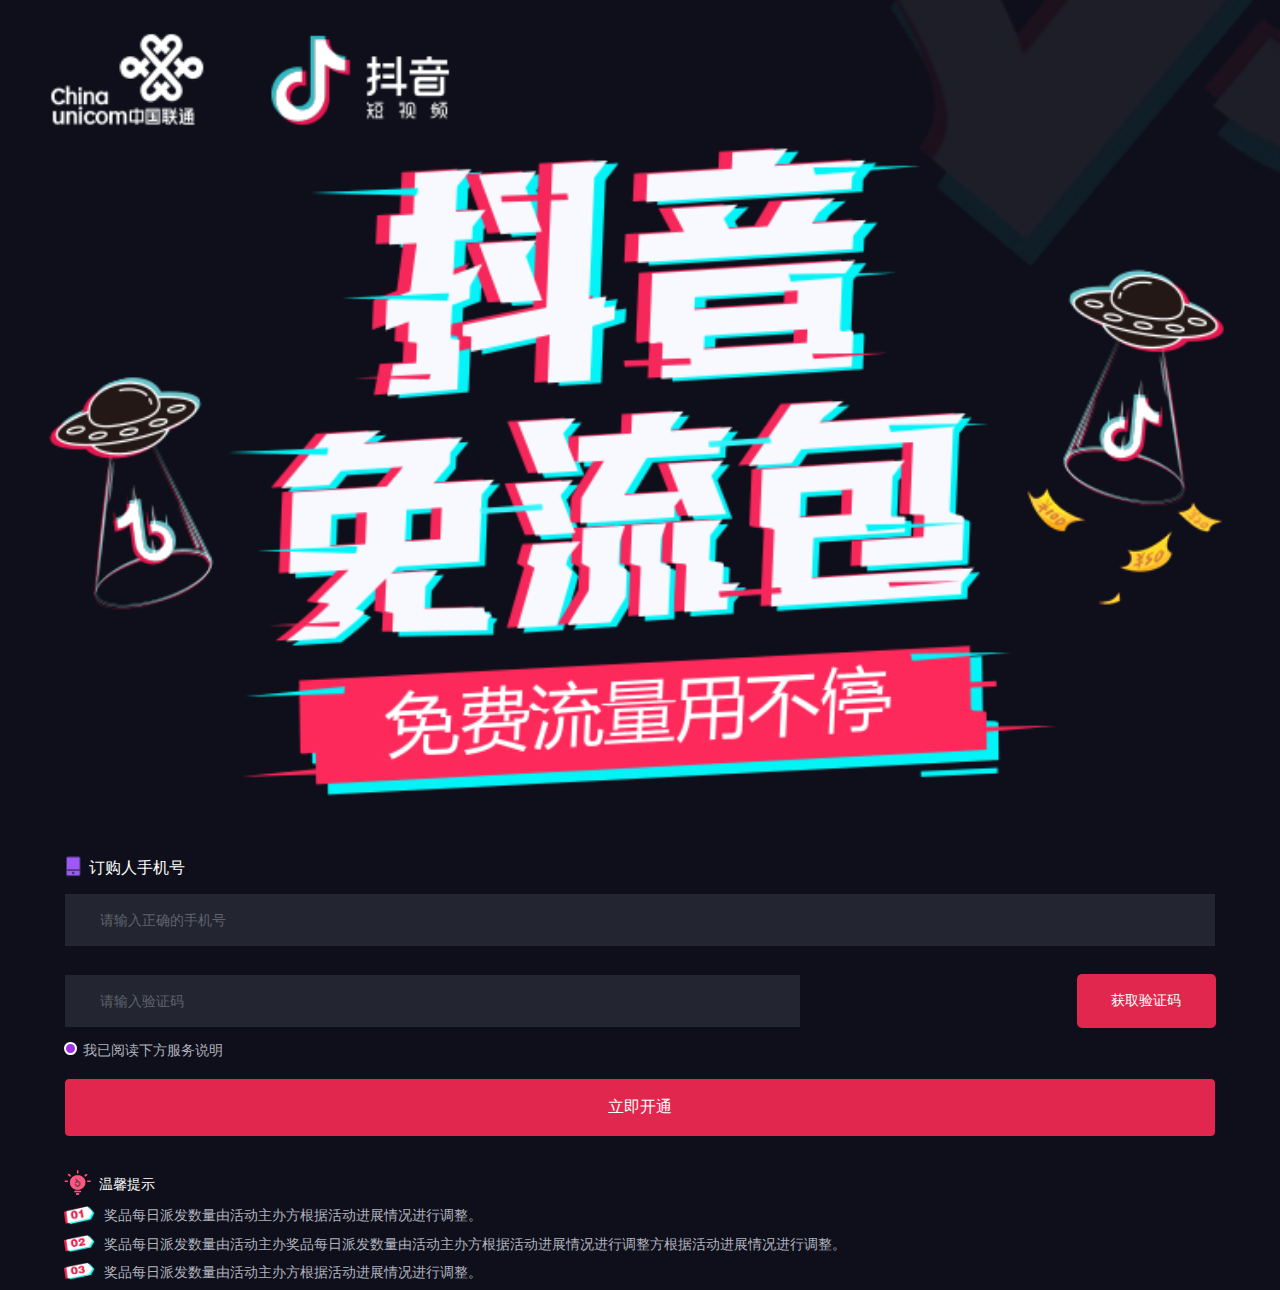
<file: index.html>
<!DOCTYPE html>
<html>
	<head>
		<meta charset="utf-8" />
		<title>中国联通抖音定向流量包</title>
		<meta content="width=device-width,height=device-height,inital-scale=1.0,maximum-scale=1.0,user-scalable=no;" name="viewport"> 
		<meta content="yes" name="apple-mobile-web-app-capable">
		<meta content="black" name="apple-mobile-web-app-status-bar-style">
		<meta content="telephone=no" name="format-detection">
		<link rel="stylesheet" href="css/base.css">
		<link rel="stylesheet" href="css/page.css">
	</head>
	<body bgcolor="#0E0F1A">
		<article class="index_wrap">
			<section class="banner">
				<img src="img/dy_02.png" />
			</section>
			<section class="kt_form">
				<h4><i><img src="img/dy_05.png"/></i>订购人手机号</h4>
				<form>
					<div class="tel"><input type="tel" maxlength="11" placeholder="请输入正确的手机号"/> </div>
					<p class="yzmts">验证码错误</p>
					<div class="yzm">
						<input type="number" placeholder="请输入验证码" maxlength="6"/>
						<span class="hq fs">获取验证码</span>
						<span class="hq cf"><em>60</em>s后重新发送</span>
					</div>
					<div class="gx"><input type="checkbox" checked="checked"/>我已阅读下方服务说明 </div>
					<div class="btn"><input type="button" value="立即开通"/></div>
				</form>
			</section>
			<section class="dy_ts">
				<h4><i><img src="img/dy_09.png"/></i>温馨提示</h4>
				<ul class="ts_list">
					<li><i><img src="img/dy_12.png"/></i><p>奖品每日派发数量由活动主办方根据活动进展情况进行调整。</p></li>
					<li><i><img src="img/dy_15.png"/></i><p>奖品每日派发数量由活动主办奖品每日派发数量由活动主办方根据活动进展情况进行调整方根据活动进展情况进行调整。</p></li>
					<li><i><img src="img/dy_17.png"/></i><p>奖品每日派发数量由活动主办方根据活动进展情况进行调整。</p></li>
				</ul>
			</section>
		</article>
		
		<div class="zzc"></div>
		
		<!--订购成功-->
		<section class="tc success_tc" style="display: none;">
			<div class="tc_logo success_logo"><img src="img/dy_21.png" /> </div>
			<p>恭喜您订购成功！</p>
			<button type="button">确认</button>
		</section>
		
		<!--订购失败-->
		<section class="tc failed_tc" style="display: none;">
			<div class="tc_logo failed_logo"><img src="img/dy_19.png" /> </div>
			<p>很抱歉，订购失败！</p>
			<button type="button">确认</button>
		</section>
		
		<script type="text/javascript" src="js/jquery-1.8.3.min.js" ></script>
		<script type="text/javascript" src="js/page.js" ></script>
	</body>
</html>
</file>
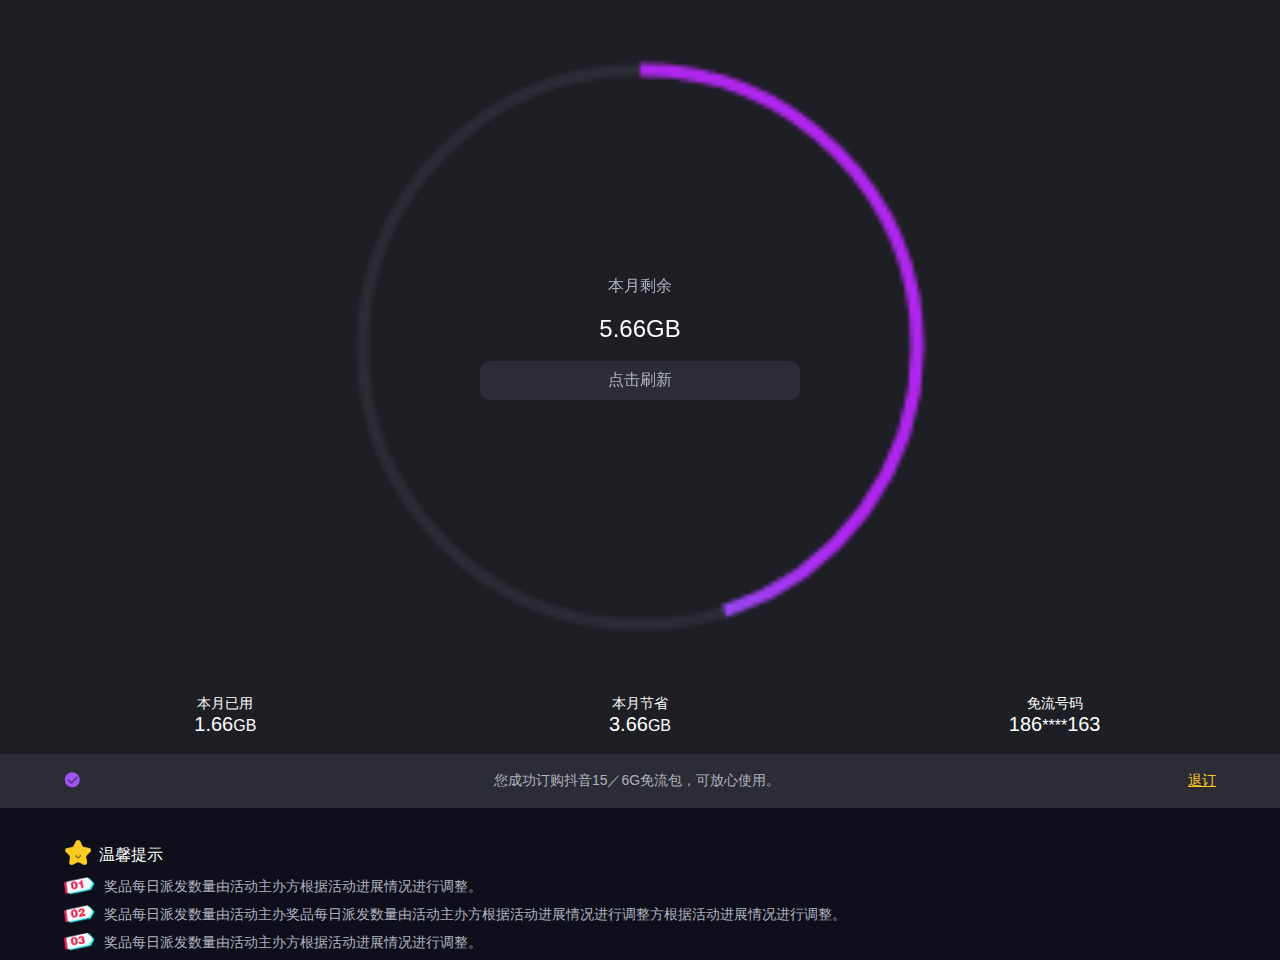
<file: 订购成功.html>
<!DOCTYPE html>
<html>
	<head>
		<meta charset="utf-8" />
		<title>订购成功</title>
		<meta content="width=device-width,height=device-height,inital-scale=1.0,maximum-scale=1.0,user-scalable=no;" name="viewport"> 
		<meta content="yes" name="apple-mobile-web-app-capable">
		<meta content="black" name="apple-mobile-web-app-status-bar-style">
		<meta content="telephone=no" name="format-detection">
		<link rel="stylesheet" href="css/base.css">
		<link rel="stylesheet" href="css/page.css">
	</head>
	<body bgcolor="#0E0F1A">
		<article class="dgcg_wrap">
			
			<section class="llzs">
				
				<canvas id="canvas"></canvas>
				<div class="llxq_box">
						
						<h4>本月剩余</h4>
						<p>5.66GB</p>
						<span>点击刷新</span>
				
					
					<div class="llxq_yh"></div>
				</div>
				<div class="llxq_info">
					<div><label>本月已用</label><p><em>1.66</em>GB</p></div>
					<div><label>本月节省</label><p><em>3.66</em>GB</p></div>
					<div><label>免流号码</label><p><em>186</em>****<em>163</em></p></div>
				</div>
			</section>
			<section class="dgts">
				<i><img src="img/dy_23.png"/></i><p>您成功订购抖音15／6G免流包，可放心使用。</p><span>退订</span>
			</section>
			<section class="dy_ts">
				<h4><i><img src="img/dy_25.png"/></i>温馨提示</h4>
				<ul class="ts_list">
					<li><i><img src="img/dy_12.png"/></i><p>奖品每日派发数量由活动主办方根据活动进展情况进行调整。</p></li>
					<li><i><img src="img/dy_15.png"/></i><p>奖品每日派发数量由活动主办奖品每日派发数量由活动主办方根据活动进展情况进行调整方根据活动进展情况进行调整。</p></li>
					<li><i><img src="img/dy_17.png"/></i><p>奖品每日派发数量由活动主办方根据活动进展情况进行调整。</p></li>
				</ul>
			</section>
		</article>
		
		<script type="text/javascript" src="js/jquery-1.8.3.min.js" ></script>
		<script type="text/javascript" src="js/page.js" ></script>
					
		<script>
		    var canvas = document.getElementById('canvas'),  //获取canvas元素
		    context = canvas.getContext('2d'),  //获取画图环境，指明为2d
		    centerX = canvas.width/2,   //Canvas中心点x轴坐标
		    centerY = canvas.height/2,  //Canvas中心点y轴坐标
		    rad = Math.PI*2/100, //将360度分成100份，那么每一份就是rad度
		    speed = 0.1; //加载的快慢就靠它了 
		    //绘制5像素宽的运动外圈
		    function blueCircle(n){
		        context.save();
		        var gr = context.createRadialGradient(100,100,50,100,100,100); //可以尝试改变这里的参数，你可以获取更多     
		        gr.addColorStop(0,'#7970f7');   
		        gr.addColorStop(1,'#b026ef');   
		        context.strokeStyle = gr; //设置描边样式
		        context.lineWidth = 3; //设置线宽
		        context.beginPath(); //路径开始
		        context.arc(centerX, centerY, 65 , -1*(Math.PI/2), (-Math.PI/2) +n*rad, false) //用于绘制圆弧context.arc(x坐标，y坐标，半径，起始角度，终止角度，顺时针/逆时针)
		        context.stroke(); //绘制
		        context.closePath(); //路径结束
		        context.restore();
		    }
		    //绘制白色外圈
		    function whiteCircle(){
		        context.save();
		        context.beginPath();
		        context.lineWidth = 3; //设置线宽
		        context.strokeStyle = "#2b2c34";
		        context.arc(centerX, centerY, 65 , 0, Math.PI*2, false);
		        context.stroke();
		        context.closePath();
		        context.restore();
		    }  
		    //百分比文字绘制
		    function text(n){
		        context.save(); //save和restore可以保证样式属性只运用于该段canvas元素
		        context.strokeStyle = "#fff"; //设置描边样式
		        context.font = "1.5rem Arial"; //设置字体大小和字体
		        //绘制字体，并且指定位置
		        context.strokeText(n.toFixed(0)+"GB", centerX, centerY);
		        context.stroke(); //执行绘制
		        context.restore();
		    } 
		    //动画循环
		    (function drawFrame(){
		        window.requestAnimationFrame(drawFrame);
		        context.clearRect(0, 0, canvas.width, canvas.height);
		        whiteCircle();
//				        text(speed);
			        blueCircle(speed);
			        if(speed > 80){
			        	return;
			        }
			        speed += 1;
			    }());
				    
				
   
			</script>
	</body>
</html>
</file>
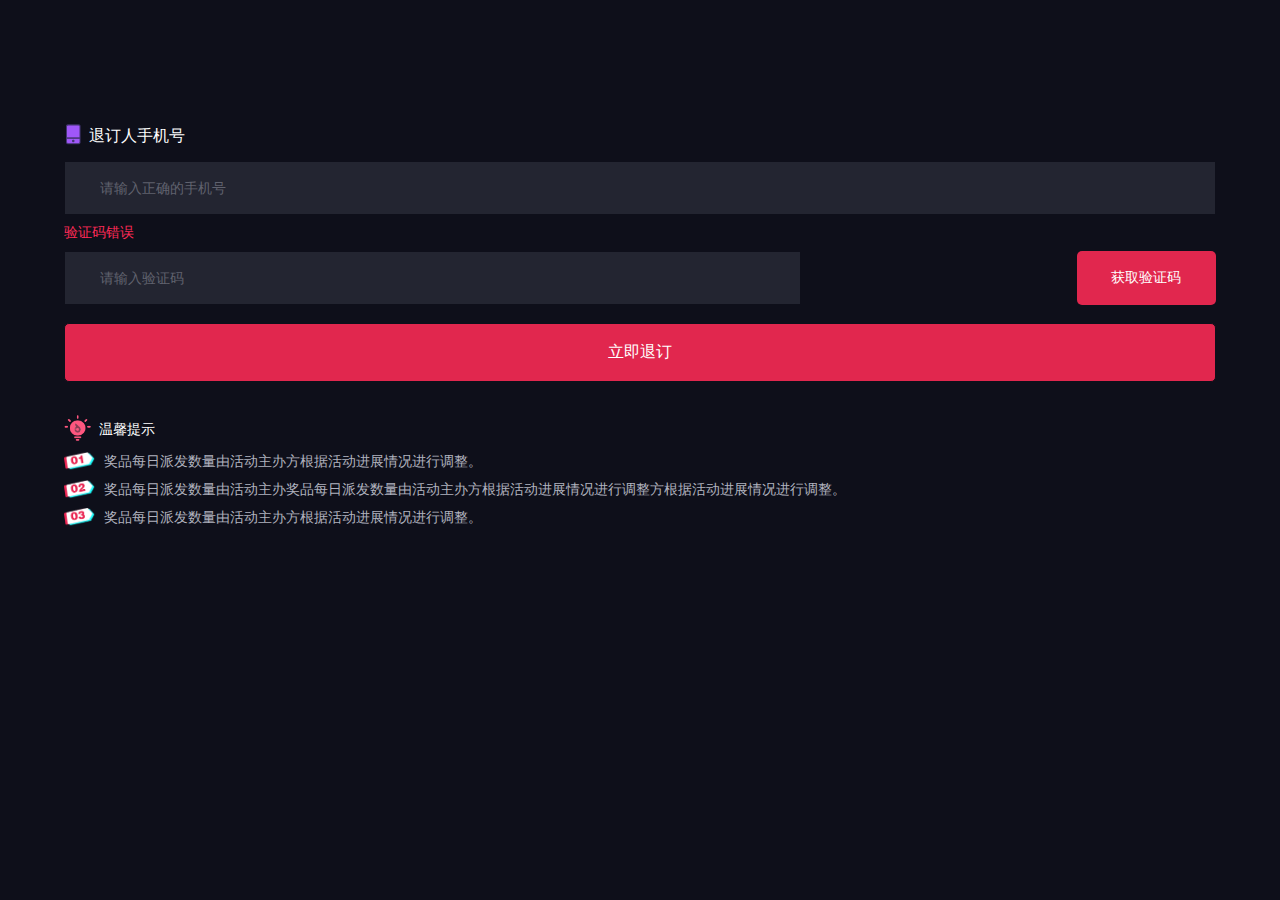
<file: 退订.html>
<!DOCTYPE html>
<html>
	<head>
		<meta charset="utf-8" />
		<title>退订</title>
		<meta content="width=device-width,height=device-height,inital-scale=1.0,maximum-scale=1.0,user-scalable=no;" name="viewport"> 
		<meta content="yes" name="apple-mobile-web-app-capable">
		<meta content="black" name="apple-mobile-web-app-status-bar-style">
		<meta content="telephone=no" name="format-detection">
		<link rel="stylesheet" href="css/base.css">
		<link rel="stylesheet" href="css/page.css">
	</head>
	<body bgcolor="#0E0F1A">
		<article class="td_wrap">
			<section class="kt_form">
				<h4><i><img src="img/dy_05.png"/></i>退订人手机号</h4>
				<form>
					<div class="tel"><input type="tel" maxlength="11" placeholder="请输入正确的手机号"/> </div>
					<p class="yzmts">验证码错误</p>
					<div class="yzm">
						<input type="number" placeholder="请输入验证码" maxlength="6"/>
						<span class="hq fs">获取验证码</span>
						<span class="hq cf"><em>60</em>s后重新发送</span>
					</div>
					
					<div class="btn"><input type="button" value="立即退订"/></div>
				</form>
			</section>
			<section class="dy_ts">
				<h4><i><img src="img/dy_09.png"/></i>温馨提示</h4>
				<ul class="ts_list">
					<li><i><img src="img/dy_12.png"/></i><p>奖品每日派发数量由活动主办方根据活动进展情况进行调整。</p></li>
					<li><i><img src="img/dy_15.png"/></i><p>奖品每日派发数量由活动主办奖品每日派发数量由活动主办方根据活动进展情况进行调整方根据活动进展情况进行调整。</p></li>
					<li><i><img src="img/dy_17.png"/></i><p>奖品每日派发数量由活动主办方根据活动进展情况进行调整。</p></li>
				</ul>
			</section>
		</article>
		
		<div class="zzc"></div>
		
		<!--退订成功-->
		<section class="tc success_tc" style="display: none;">
			<div class="tc_logo success_logo"><img src="img/dy_21.png" /> </div>
			<p>退订成功！</p>
			<button type="button">确认</button>
		</section>
		
		<!--退订失败-->
		<section class="tc failed_tc" style="display: none;">
			<div class="tc_logo failed_logo"><img src="img/dy_19.png" /> </div>
			<p>很抱歉，退订失败！</p>
			<button type="button">确认</button>
		</section>
		
		<script type="text/javascript" src="js/jquery-1.8.3.min.js" ></script>
		<script type="text/javascript" src="js/page.js" ></script>
	</body>
</html>
</file>
<file: css/base.css>
/* 重置内外边距 */
body, div, blockquote,
h1, h2, h3, h4, h5, h6, hr, p,
dl, dt, dd, ul, ol, li,
form, button, input, textarea,
pre, fieldset, legend, th, td {
    margin: 0;
    padding: 0;
}

/* 设置默认文字样式 */
body,input,select,textarea,button { 

	font: normal 100% -apple-system,PingFangSC-Regular,tahoma,arial,sans-serif;

}

/* 清除移动端按钮点击出现黑色背景 */
input, a { 
	-webkit-tap-highlight-color:rgba(0,0,0,0);
}

/* 清除输入标签选中效果 */
input,select,textarea,button { 
	outline: none;
}

/* 清除序列标签默认样式 */
ul,li,dl,dd,dt {
	list-style-type: none;
}

/* 清除a标签下划线样式 */
a,a:link,a:visited,a:hover,a:active {
	text-decoration:none;
}

/* 清除图片的边框 */
img {
	border: 0;
	width: 100%;
	display: block;
}

/* 清除浮动 */
.clear {
	clear: both;
}
/*定义标题文字加粗正常,字间距为0*/
h1,h2,h3,h4,h5,h6,p{
	font-weight: normal;
	letter-spacing: 0;
}
</file>
<file: css/page.css>
﻿.index_wrap{
	background: #0e0f1a;
	color: #fff;
	font-size: 0.875rem;
	
}
.kt_form{
	margin-top: 2.6vh;
	padding: 0 5%;
}
.kt_form h4{
	font-size: 1rem;
	color: #fff;
}
.kt_form h4 i{
	width: 1.2rem;
	margin-right: 0.375rem;
	display: inline-block;
	vertical-align: middle;
	margin-top: -0.3rem;
}
.kt_form form input{
	padding: 2vh 3%;
	box-sizing: border-box;
	background: #232531;
	border: 1px solid #0E0F1A;
	color: #fff;
}
.kt_form form .tel input:focus,.kt_form form div.yzm input:focus{
	border-color :#9f57f8;
}
.kt_form form>div{
	margin-top: 1.5vh;
}
.kt_form form div.tel input{
	width: 100%;
}

.kt_form form div.yzm input{
	width: 64%;
}

.kt_form form div.yzm input::-webkit-outer-spin-button,  
.kt_form form div.yzm input::-webkit-inner-spin-button{  
    -webkit-appearance: none !important;  
    margin: 0;  
}  
.kt_form form .yzmts{
	color:#ff2a57;
	padding: 0.5vh 0;
	visibility: hidden;
}
.kt_form form div.yzm{
	margin-top: 0;
}
.kt_form form div.yzm .hq{
	padding: 2vh 3%;
	background: #e1274e;
	display: inline-block;
	float: right;
	border-radius: 5px;
}
.kt_form form div.yzm .fs:active{
	opacity: 0.8;
}

.kt_form form div.yzm .cf em{
	font-style: normal;
}
.kt_form form div.yzm .cf{
	display: none;
}
@media (max-width:374px ) {
	.kt_form form div.yzm input{
		width: 60%;
	}
}
.kt_form form div.gx{
	display: inline-block;
	color: #b0b2be;
}
.kt_form form div.gx input{
	width: 0.8rem;
	height: 0.8rem;
	appearance:none ;
	-webkit-appearance: none;
	border-radius: 50%;
	margin-right: 0.375rem;
	padding: 0;
	border: 2px solid #fff;
	pointer-events: none;
}
.kt_form form input::-webkit-input-placeholder{
    color:#60626e;
}

.kt_form form div.gx input:checked{
	background: #9f30e5;
}
.kt_form form div.btn{
	margin-top: 2vh;
}
.kt_form form div.btn input{
	width: 100%;
	background: #E1274E;
	color: #fff;
	border-radius: 5px;
	font-size: 1rem;
	-webkit-appearance: none;
}
.kt_form form div.btn input:active{
	opacity: 0.8;
}

.dy_ts{
	padding: 0 5%;
	margin-top: 4vh;
	
}
.dy_ts h4 i{
	width: 1.8rem;
	display: inline-block;
	vertical-align: middle;
	margin-top: -0.3rem;
	margin-right: 0.375rem;
}
.ts_list {
	margin-top: 0.5rem;
	color: #b0b2be;
}
.ts_list li{
	overflow: hidden;
	display: flex;
	margin-bottom: 0.5rem;
	font-size: 0.875rem;
	
}
.ts_list li i{
	flex-shrink: 0;
	width: 2rem;
	display: inline-block;
	vertical-align: middle;
}
.ts_list li p{
	float: left;
	margin-left: 0.5rem;
	line-height: 1.25rem;
}

.zzc{
	height: 100%;
	width: 100%;
	position: fixed;
	background: rgba(0,0,0,0.5);
	z-index: 1;
	top: 0;
	left: 0;
	display: none;
}
/*成功弹层*/
.tc{
	width: 75%;
	min-height: 22vh;
	position: fixed;
	top: 36vh;
	left: 12.5%;
	background: #fff;
	z-index: 2;
	text-align: center;
}
.tc .tc_logo{
	width: 17vw;
	margin: 0 auto;
	margin-top: 2.6vh;
}
.tc p{
	margin-top: 2.2vh;
	margin-bottom: 3vh;
	font-size: 1.2rem;
	color: #3e3431;
}
.tc button{
	border: none;
	width: 100%;
	background: #d9dbeb;
	padding: 2vh 0;
	color: #a156fd;
	font-size: 1rem;
}
.tc button:active{
	background: #ccc;
}

/*退订*/
.td_wrap{
	padding-top: 8%;
	background: #0e0f1a;
	color: #fff;
	font-size: 0.875rem;
}
.td_wrap .kt_form form .yzmts{
	padding: 1vh 0;
	visibility: visible;
}

/*订购成功*/
.dgcg_wrap{
	color: #fff;
}
.llzs{
	background:#1e1e25;
	padding: 2vh;
}
#canvas{
	width: 100%;
	position: absolute;
	left: 0;
	top: 3vh;
}
.llxq_box{
	width: 50vw;
	height: 50vw;
	/*border: 5px solid #dcdcdc;*/
	margin: 0 auto;
	border-radius: 50%;
	position: relative;
	text-align: center;
	display: flex;
	flex-direction: column;
	justify-content: center;
	
}
.llxq_box h4{
	color: #b0b2be;
}
.llxq_box p{
	font-size: 1.5rem;
	padding: 2vh 0;
}
.llxq_box span{
	display: inline-block;
	color: #fff;
	padding: 1vh 0;
	width: 50%;
	margin: 0 auto;
	border-radius: 10px;
	background: #2b2c34;
	color: #b0b2be;
}


.llxq_info{
	display: flex;
	justify-content: space-between;
	margin-top: 4vh;
}
.llxq_info>div{
	flex: 1;
	text-align: center;
}
.llxq_info>div label{
	font-size: 0.875rem;
}
.llxq_info>div em{
	font-style: normal;
	font-size: 1.25rem;
}

.dgts{
	padding: 2vh 5%;
	display: flex;
	justify-content: space-between;
	font-size: 0.875rem;
	background: #2b2c34;
}
.dgts i{
	display: inline-block;
	width: 1rem;
	margin-right: 0.375rem;
}
.dgts p{

	color: #B0B2BE;
}
.dgts span{

	display: inline-block;
	color: #facb21;
	text-decoration: underline;
}
@media (max-width:374px ) {
	.dgts span{
		min-width: 10%;
	}
}
</file>
